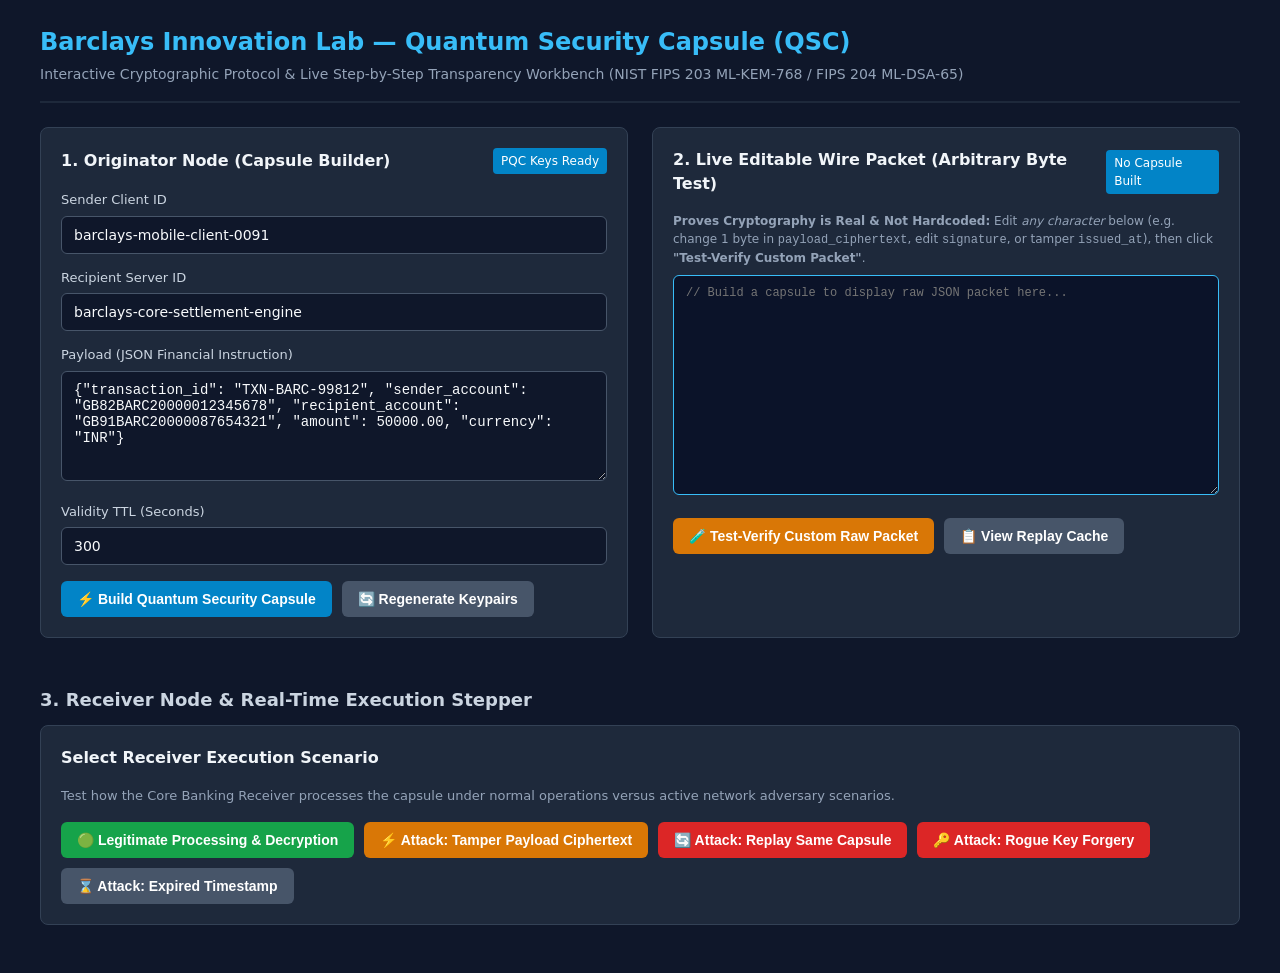
<file: src/visualizer/index.html>
<!DOCTYPE html>
<html lang="en">
<head>
    <meta charset="UTF-8">
    <meta name="viewport" content="width=device-width, initial-scale=1.0">
    <title>Quantum Security Capsule (QSC) - Interactive Cryptographic Workbench</title>
    <style>
        * {
            box-sizing: border-box;
            margin: 0;
            padding: 0;
        }

        body {
            font-family: system-ui, -apple-system, BlinkMacSystemFont, "Segoe UI", Roboto, Oxygen, Ubuntu, Cantarell, sans-serif;
            background-color: #0f172a;
            color: #f8fafc;
            line-height: 1.5;
            padding: 24px;
        }

        .container {
            max-width: 1200px;
            margin: 0 auto;
        }

        header {
            border-bottom: 2px solid #1e293b;
            padding-bottom: 16px;
            margin-bottom: 24px;
        }

        h1 {
            font-size: 24px;
            color: #38bdf8;
            font-weight: 600;
        }

        .subtitle {
            font-size: 14px;
            color: #94a3b8;
            margin-top: 4px;
        }

        .grid {
            display: grid;
            grid-template-columns: 1fr 1fr;
            gap: 24px;
            margin-bottom: 24px;
        }

        @media (max-width: 900px) {
            .grid {
                grid-template-columns: 1fr;
            }
        }

        .card {
            background-color: #1e293b;
            border: 1px solid #334155;
            border-radius: 8px;
            padding: 20px;
            margin-bottom: 24px;
        }

        .card-title {
            font-size: 16px;
            font-weight: 600;
            color: #f1f5f9;
            margin-bottom: 16px;
            display: flex;
            justify-content: space-between;
            align-items: center;
        }

        .badge {
            font-size: 12px;
            padding: 4px 8px;
            border-radius: 4px;
            background-color: #0284c7;
            color: #ffffff;
            font-weight: 500;
        }

        .badge-success { background-color: #16a34a; }
        .badge-error { background-color: #dc2626; }
        .badge-info { background-color: #0284c7; }

        .form-group {
            margin-bottom: 14px;
        }

        label {
            display: block;
            font-size: 13px;
            color: #cbd5e1;
            margin-bottom: 6px;
            font-weight: 500;
        }

        input[type="text"], input[type="number"], textarea {
            width: 100%;
            padding: 10px 12px;
            background-color: #0f172a;
            border: 1px solid #475569;
            border-radius: 6px;
            color: #f8fafc;
            font-family: inherit;
            font-size: 14px;
        }

        textarea {
            font-family: ui-monospace, SFMono-Regular, Consolas, monospace;
            height: 110px;
            resize: vertical;
        }

        .editable-json {
            height: 220px;
            font-size: 12px;
            color: #38bdf8;
            background-color: #0b1329;
            border: 1px solid #38bdf8;
        }

        input:focus, textarea:focus {
            outline: none;
            border-color: #38bdf8;
        }

        .btn-group {
            display: flex;
            gap: 10px;
            flex-wrap: wrap;
            margin-top: 16px;
        }

        button {
            padding: 10px 16px;
            border-radius: 6px;
            border: none;
            font-size: 14px;
            font-weight: 600;
            cursor: pointer;
            transition: opacity 0.15s ease;
        }

        button:hover {
            opacity: 0.9;
        }

        .btn-primary { background-color: #0284c7; color: #ffffff; }
        .btn-success { background-color: #16a34a; color: #ffffff; }
        .btn-danger { background-color: #dc2626; color: #ffffff; }
        .btn-warning { background-color: #d97706; color: #ffffff; }
        .btn-secondary { background-color: #475569; color: #ffffff; }

        .data-row {
            display: flex;
            justify-content: space-between;
            padding: 6px 0;
            border-bottom: 1px solid #334155;
            font-size: 13px;
        }

        .data-row:last-child {
            border-bottom: none;
        }

        .data-label {
            color: #94a3b8;
        }

        .data-value {
            color: #38bdf8;
            font-family: ui-monospace, SFMono-Regular, Consolas, monospace;
        }

        .result-banner {
            padding: 16px;
            border-radius: 6px;
            margin-top: 16px;
            display: none;
        }

        .result-banner.show {
            display: block;
        }

        .result-banner.success {
            background-color: #052e16;
            border: 1px solid #166534;
            color: #4ade80;
        }

        .result-banner.error {
            background-color: #450a0a;
            border: 1px solid #991b1b;
            color: #f87171;
        }

        .result-title {
            font-weight: 700;
            font-size: 15px;
            margin-bottom: 6px;
        }

        .result-msg {
            font-size: 13px;
            white-space: pre-wrap;
        }

        .step-container {
            margin-top: 16px;
            display: flex;
            flex-direction: column;
            gap: 8px;
        }

        .step-item {
            background-color: #0f172a;
            border: 1px solid #334155;
            border-radius: 6px;
            padding: 10px 14px;
            font-size: 13px;
        }

        .step-item.pass {
            border-left: 4px solid #16a34a;
        }

        .step-item.fail {
            border-left: 4px solid #dc2626;
        }

        .step-header {
            font-weight: 600;
            display: flex;
            justify-content: space-between;
        }

        .step-pass-tag { color: #4ade80; }
        .step-fail-tag { color: #f87171; }

        .step-details {
            font-family: ui-monospace, SFMono-Regular, Consolas, monospace;
            font-size: 11px;
            color: #94a3b8;
            margin-top: 4px;
            white-space: pre-wrap;
            word-break: break-all;
        }

        .table-custom {
            width: 100%;
            border-collapse: collapse;
            font-size: 12px;
            margin-top: 10px;
        }

        .table-custom th, .table-custom td {
            padding: 8px 12px;
            text-align: left;
            border-bottom: 1px solid #334155;
        }

        .table-custom th {
            color: #94a3b8;
            background-color: #0f172a;
        }

        .section-header {
            margin-top: 24px;
            margin-bottom: 12px;
            font-size: 18px;
            color: #cbd5e1;
        }
    </style>
</head>
<body>
    <div class="container">
        <header>
            <h1>Barclays Innovation Lab — Quantum Security Capsule (QSC)</h1>
            <div class="subtitle">Interactive Cryptographic Protocol & Live Step-by-Step Transparency Workbench (NIST FIPS 203 ML-KEM-768 / FIPS 204 ML-DSA-65)</div>
        </header>

        <div class="grid">
            <!-- PANEL 1: SENDER & CAPSULE BUILDER -->
            <div class="card">
                <div class="card-title">
                    <span>1. Originator Node (Capsule Builder)</span>
                    <span class="badge badge-info" id="key-info">PQC Keys Ready</span>
                </div>

                <div class="form-group">
                    <label>Sender Client ID</label>
                    <input type="text" id="sender_id" value="barclays-mobile-client-0091">
                </div>

                <div class="form-group">
                    <label>Recipient Server ID</label>
                    <input type="text" id="recipient_id" value="barclays-core-settlement-engine">
                </div>

                <div class="form-group">
                    <label>Payload (JSON Financial Instruction)</label>
                    <textarea id="payload_json">{"transaction_id": "TXN-BARC-99812", "sender_account": "GB82BARC20000012345678", "recipient_account": "GB91BARC20000087654321", "amount": 50000.00, "currency": "INR"}</textarea>
                </div>

                <div class="form-group">
                    <label>Validity TTL (Seconds)</label>
                    <input type="number" id="validity_seconds" value="300">
                </div>

                <div class="btn-group">
                    <button class="btn-primary" onclick="buildCapsule()">⚡ Build Quantum Security Capsule</button>
                    <button class="btn-secondary" onclick="resetKeys()">🔄 Regenerate Keypairs</button>
                </div>
            </div>

            <!-- PANEL 2: EDITABLE RAW PACKET EDITOR -->
            <div class="card">
                <div class="card-title">
                    <span>2. Live Editable Wire Packet (Arbitrary Byte Test)</span>
                    <span class="badge" id="latency-badge">No Capsule Built</span>
                </div>

                <p style="font-size: 12px; color: #94a3b8; margin-bottom: 8px;">
                    <strong>Proves Cryptography is Real & Not Hardcoded:</strong> Edit <i>any character</i> below (e.g. change 1 byte in <code>payload_ciphertext</code>, edit <code>signature</code>, or tamper <code>issued_at</code>), then click <strong>"Test-Verify Custom Packet"</strong>.
                </p>

                <div class="form-group">
                    <textarea id="raw_json_textarea" class="editable-json" placeholder="// Build a capsule to display raw JSON packet here..."></textarea>
                </div>

                <div class="btn-group">
                    <button class="btn-warning" onclick="verifyRawPacket()">🧪 Test-Verify Custom Raw Packet</button>
                    <button class="btn-secondary" onclick="fetchReplayCache()">📋 View Replay Cache</button>
                </div>
            </div>
        </div>

        <!-- PANEL 3: RECEIVER & THREAT TESTING LAB -->
        <h2 class="section-header">3. Receiver Node & Real-Time Execution Stepper</h2>
        
        <div class="card">
            <div class="card-title">
                <span>Select Receiver Execution Scenario</span>
            </div>
            
            <p style="font-size: 13px; color: #94a3b8; margin-bottom: 16px;">
                Test how the Core Banking Receiver processes the capsule under normal operations versus active network adversary scenarios.
            </p>

            <div class="btn-group">
                <button class="btn-success" onclick="verifyCapsule()">🟢 Legitimate Processing & Decryption</button>
                <button class="btn-warning" onclick="runAttack('tamper')">⚡ Attack: Tamper Payload Ciphertext</button>
                <button class="btn-danger" onclick="runAttack('replay')">🔄 Attack: Replay Same Capsule</button>
                <button class="btn-danger" onclick="runAttack('forgery')">🔑 Attack: Rogue Key Forgery</button>
                <button class="btn-secondary" onclick="runAttack('expired')">⌛ Attack: Expired Timestamp</button>
            </div>

            <!-- RESULT BANNER -->
            <div class="result-banner" id="result-box">
                <div class="result-title" id="result-title"></div>
                <div class="result-msg" id="result-msg"></div>
                <div style="margin-top: 10px; font-family: ui-monospace, SFMono-Regular, Consolas, monospace; font-size: 12px; background: rgba(0,0,0,0.3); padding: 8px; border-radius: 4px;" id="result-decrypted"></div>
            </div>

            <!-- STEP-BY-STEP DIAGNOSTIC STEPPER -->
            <div id="diagnostic-stepper-container" style="margin-top: 20px; display: none;">
                <h4 style="font-size: 14px; color: #cbd5e1; margin-bottom: 10px;">🔍 Live Step-by-Step Cryptographic Verification Pipeline:</h4>
                <div class="step-container" id="diagnostic-steps-list"></div>
            </div>

            <!-- REPLAY CACHE TABLE -->
            <div id="replay-cache-container" style="margin-top: 20px; display: none;">
                <h4 style="font-size: 14px; color: #cbd5e1; margin-bottom: 6px;">📋 Core Receiver In-Memory Replay Protection Cache:</h4>
                <table class="table-custom" id="replay-cache-table">
                    <thead>
                        <tr>
                            <th>Replay Token Hash</th>
                            <th>Expires At (UTC)</th>
                            <th>Status</th>
                        </tr>
                    </thead>
                    <tbody id="replay-cache-tbody"></tbody>
                </table>
            </div>
        </div>
    </div>

    <script>
        let currentCapsule = null;

        async function buildCapsule() {
            const sender_id = document.getElementById('sender_id').value;
            const recipient_id = document.getElementById('recipient_id').value;
            const payload = document.getElementById('payload_json').value;
            const validity_seconds = document.getElementById('validity_seconds').value;

            try {
                const res = await fetch('/api/build_capsule', {
                    method: 'POST',
                    headers: { 'Content-Type': 'application/json' },
                    body: JSON.stringify({ sender_id, recipient_id, payload, validity_seconds })
                });

                const data = await res.json();
                if (data.success) {
                    currentCapsule = data.capsule;
                    document.getElementById('latency-badge').innerText = `Built in ${data.elapsed_ms} ms`;
                    document.getElementById('latency-badge').className = 'badge badge-success';
                    
                    document.getElementById('raw_json_textarea').value = JSON.stringify(data.capsule, null, 2);

                    // Reset result box & stepper
                    document.getElementById('result-box').className = 'result-banner';
                    document.getElementById('diagnostic-stepper-container').style.display = 'none';
                }
            } catch (err) {
                alert('Error building capsule: ' + err);
            }
        }

        async function verifyCapsule() {
            if (!currentCapsule) {
                alert('Please build a capsule first!');
                return;
            }
            // Delegate to verifyRawPacket using the current textarea JSON
            await verifyRawPacket();
        }

        async function verifyRawPacket() {
            const raw_json = document.getElementById('raw_json_textarea').value;
            if (!raw_json.trim()) {
                alert('Please build a capsule or paste a raw JSON packet first!');
                return;
            }

            try {
                const res = await fetch('/api/verify_raw_packet', {
                    method: 'POST',
                    headers: { 'Content-Type': 'application/json' },
                    body: JSON.stringify({ raw_json })
                });

                const data = await res.json();

                const box = document.getElementById('result-box');
                box.className = 'result-banner show ' + (data.success ? 'success' : 'error');
                
                document.getElementById('result-title').innerText = data.success ? '✅ SUCCESS: Capsule Validated & Decrypted' : '❌ REJECTED: Cryptographic Verification Failed';
                document.getElementById('result-msg').innerText = `${data.status_message} (Execution time: ${data.elapsed_ms} ms)`;
                
                if (data.success && data.decrypted_payload) {
                    document.getElementById('result-decrypted').style.display = 'block';
                    document.getElementById('result-decrypted').innerText = 'Decrypted Payload: ' + data.decrypted_payload;
                } else {
                    document.getElementById('result-decrypted').style.display = 'none';
                }

                // Render diagnostic stepper
                if (data.diagnostic_steps) {
                    renderStepper(data.diagnostic_steps);
                }

            } catch (err) {
                alert('Error verifying raw packet: ' + err);
            }
        }

        function renderStepper(steps) {
            const container = document.getElementById('diagnostic-stepper-container');
            const list = document.getElementById('diagnostic-steps-list');
            list.innerHTML = '';

            steps.forEach(step => {
                const item = document.createElement('div');
                item.className = 'step-item ' + (step.passed ? 'pass' : 'fail');

                const header = document.createElement('div');
                header.className = 'step-header';
                header.innerHTML = `<span>${step.name}</span><span class="${step.passed ? 'step-pass-tag' : 'step-fail-tag'}">${step.passed ? 'PASSED ✓' : 'FAILED ✗'}</span>`;

                const details = document.createElement('div');
                details.className = 'step-details';
                details.innerText = step.details;

                item.appendChild(header);
                item.appendChild(details);
                list.appendChild(item);
            });

            container.style.display = 'block';
        }

        async function runAttack(attack_type) {
            if (!currentCapsule) {
                alert('Please build a capsule first!');
                return;
            }

            try {
                const res = await fetch('/api/simulate_attack', {
                    method: 'POST',
                    headers: { 'Content-Type': 'application/json' },
                    body: JSON.stringify({ attack_type })
                });

                const data = await res.json();
                const box = document.getElementById('result-box');
                
                box.className = 'result-banner show error';
                document.getElementById('result-title').innerText = `🛡️ ATTACK BLOCKED: ${data.attack_name}`;
                document.getElementById('result-msg').innerText = `${data.attack_desc}\nReceiver Response: ${data.status_message}`;
                document.getElementById('result-decrypted').style.display = 'none';
                document.getElementById('diagnostic-stepper-container').style.display = 'none';

                // Automatically refresh replay cache view if replay attack was tested
                if (attack_type === 'replay') {
                    fetchReplayCache();
                }

            } catch (err) {
                alert('Error simulating attack: ' + err);
            }
        }

        async function fetchReplayCache() {
            try {
                const res = await fetch('/api/replay_cache');
                const data = await res.json();
                
                const container = document.getElementById('replay-cache-container');
                const tbody = document.getElementById('replay-cache-tbody');
                tbody.innerHTML = '';

                if (data.tokens.length === 0) {
                    tbody.innerHTML = '<tr><td colspan="3" style="color: #94a3b8; text-align: center;">Replay protection cache is currently empty.</td></tr>';
                } else {
                    data.tokens.forEach(item => {
                        const tr = document.createElement('tr');
                        tr.innerHTML = `
                            <td style="font-family: ui-monospace, monospace; color: #38bdf8;">${item.replay_token}</td>
                            <td style="color: #cbd5e1;">${item.expires_at}</td>
                            <td><span class="badge badge-error">CONSUMED & BLOCKED</span></td>
                        `;
                        tbody.appendChild(tr);
                    });
                }

                container.style.display = 'block';
            } catch (err) {
                alert('Error fetching replay cache: ' + err);
            }
        }

        async function resetKeys() {
            const res = await fetch('/api/reset_keys', { method: 'POST' });
            const data = await res.json();
            alert(data.message);
        }
    </script>
</body>
</html>
</file>
